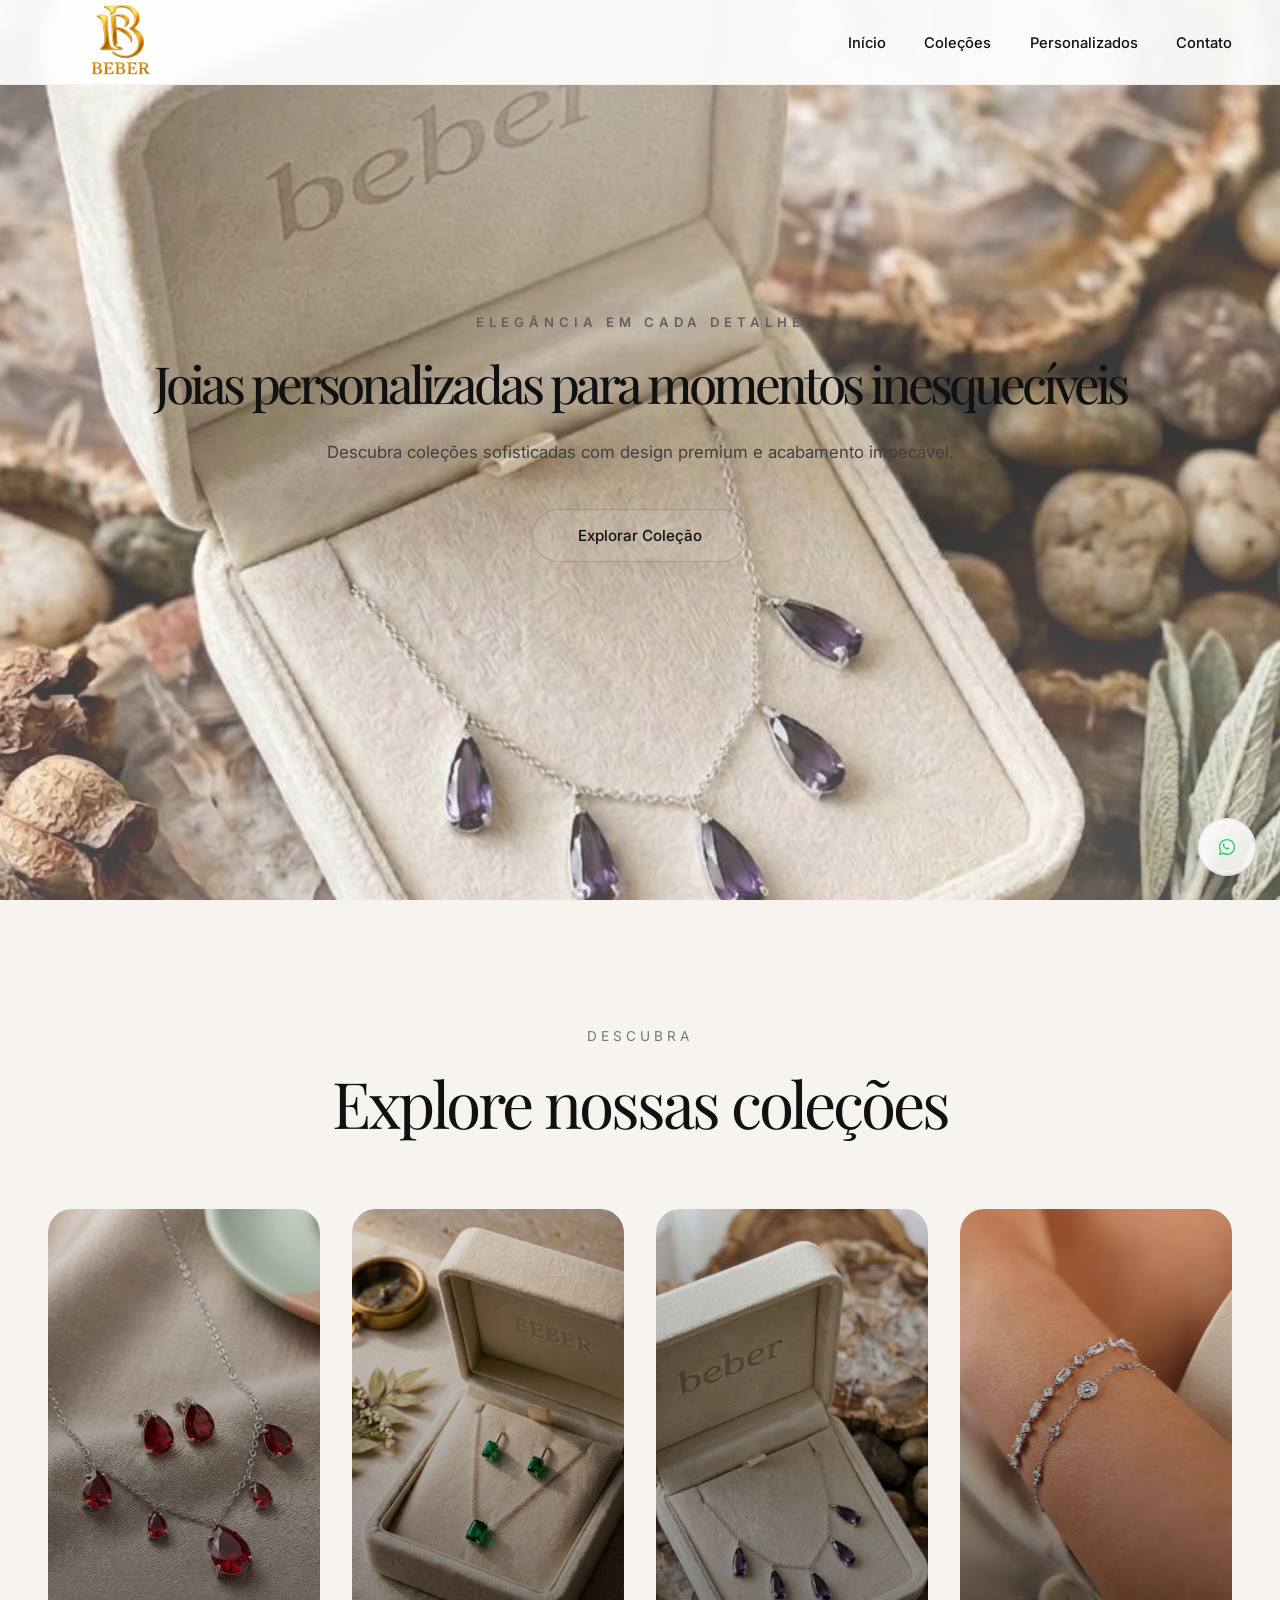
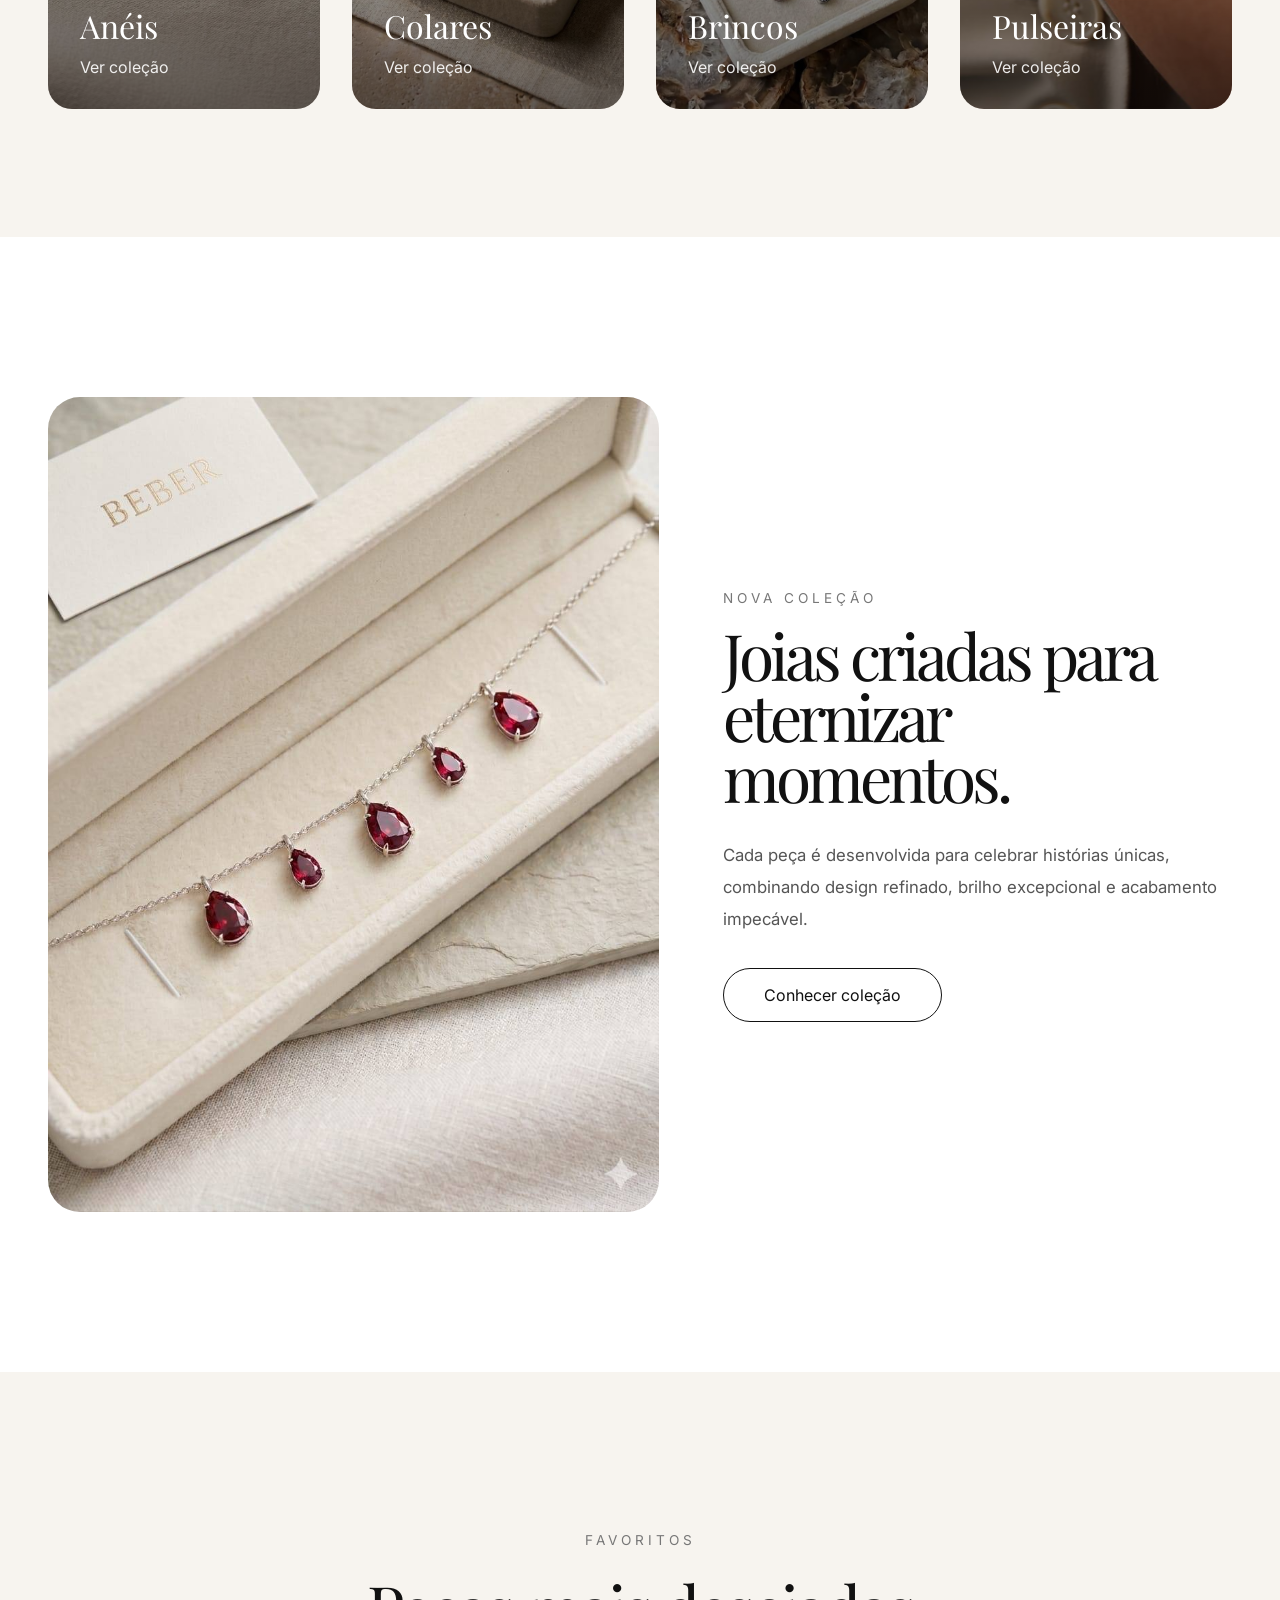
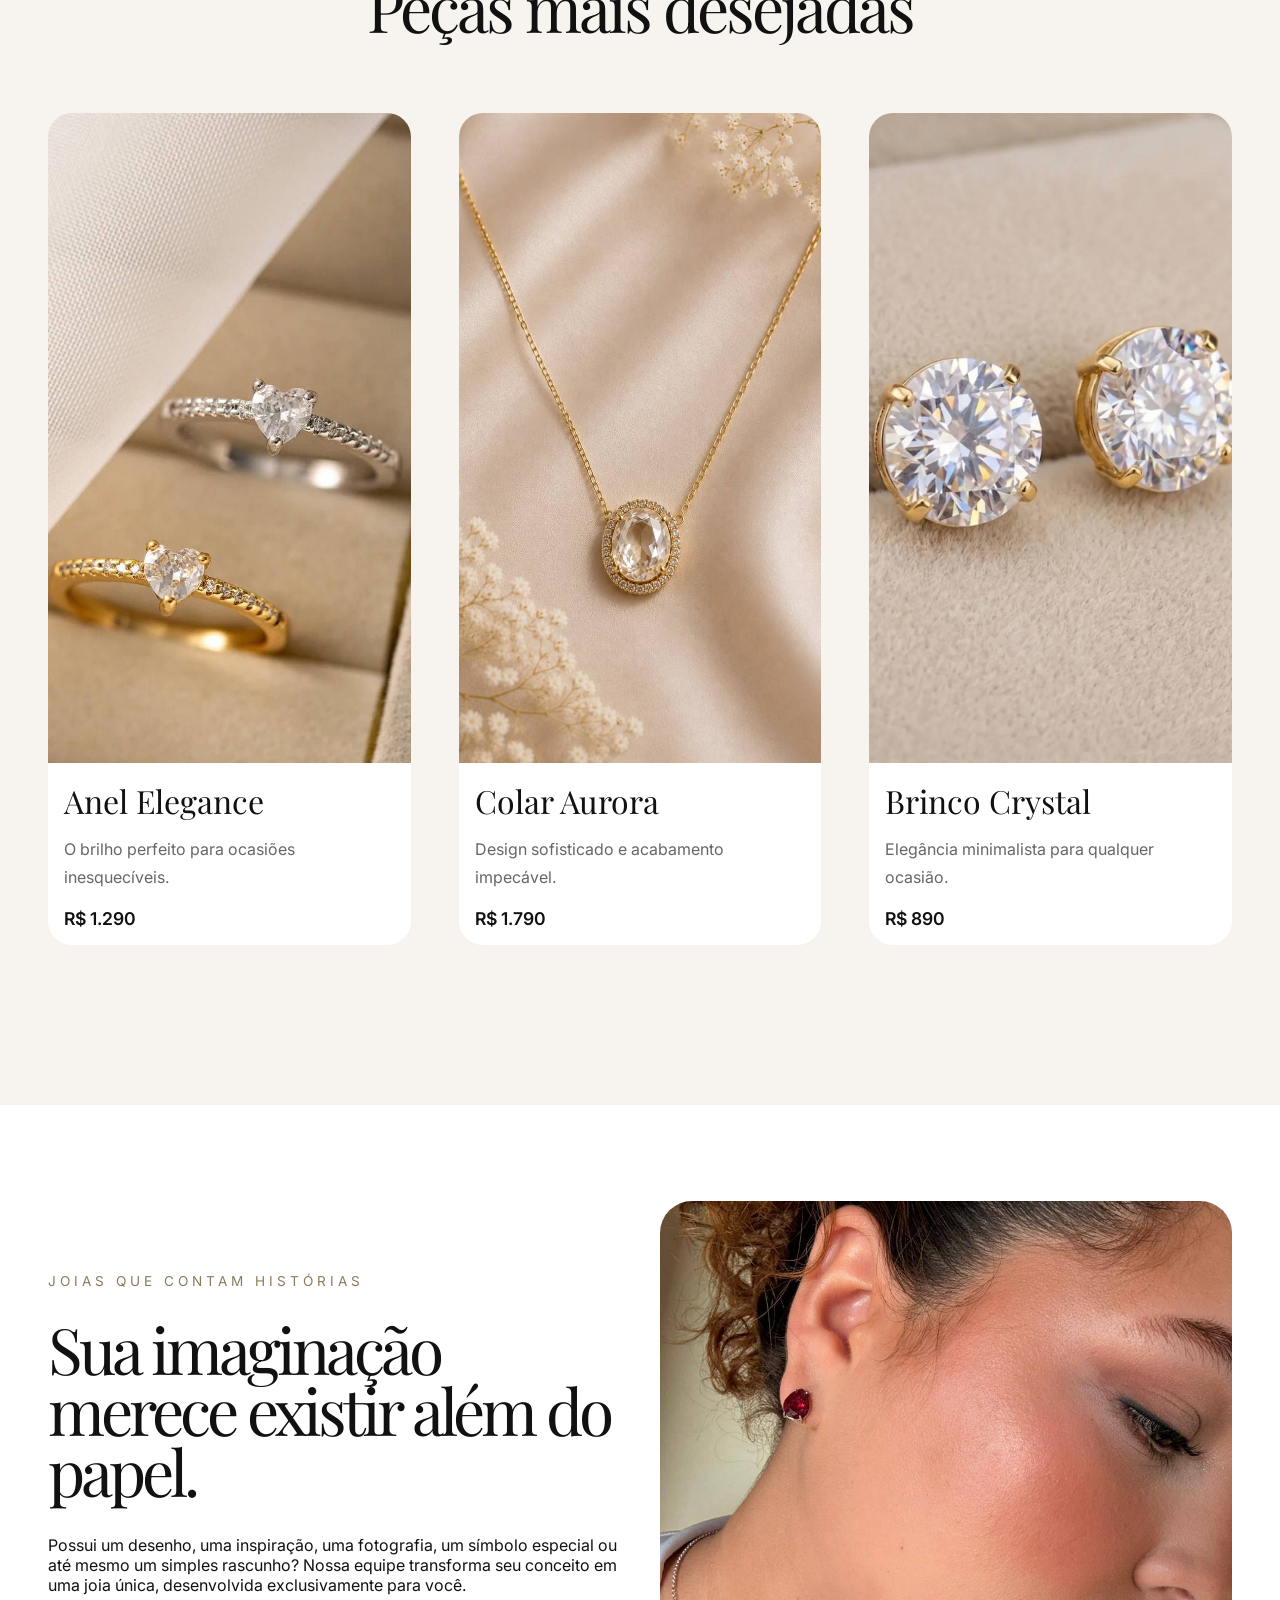
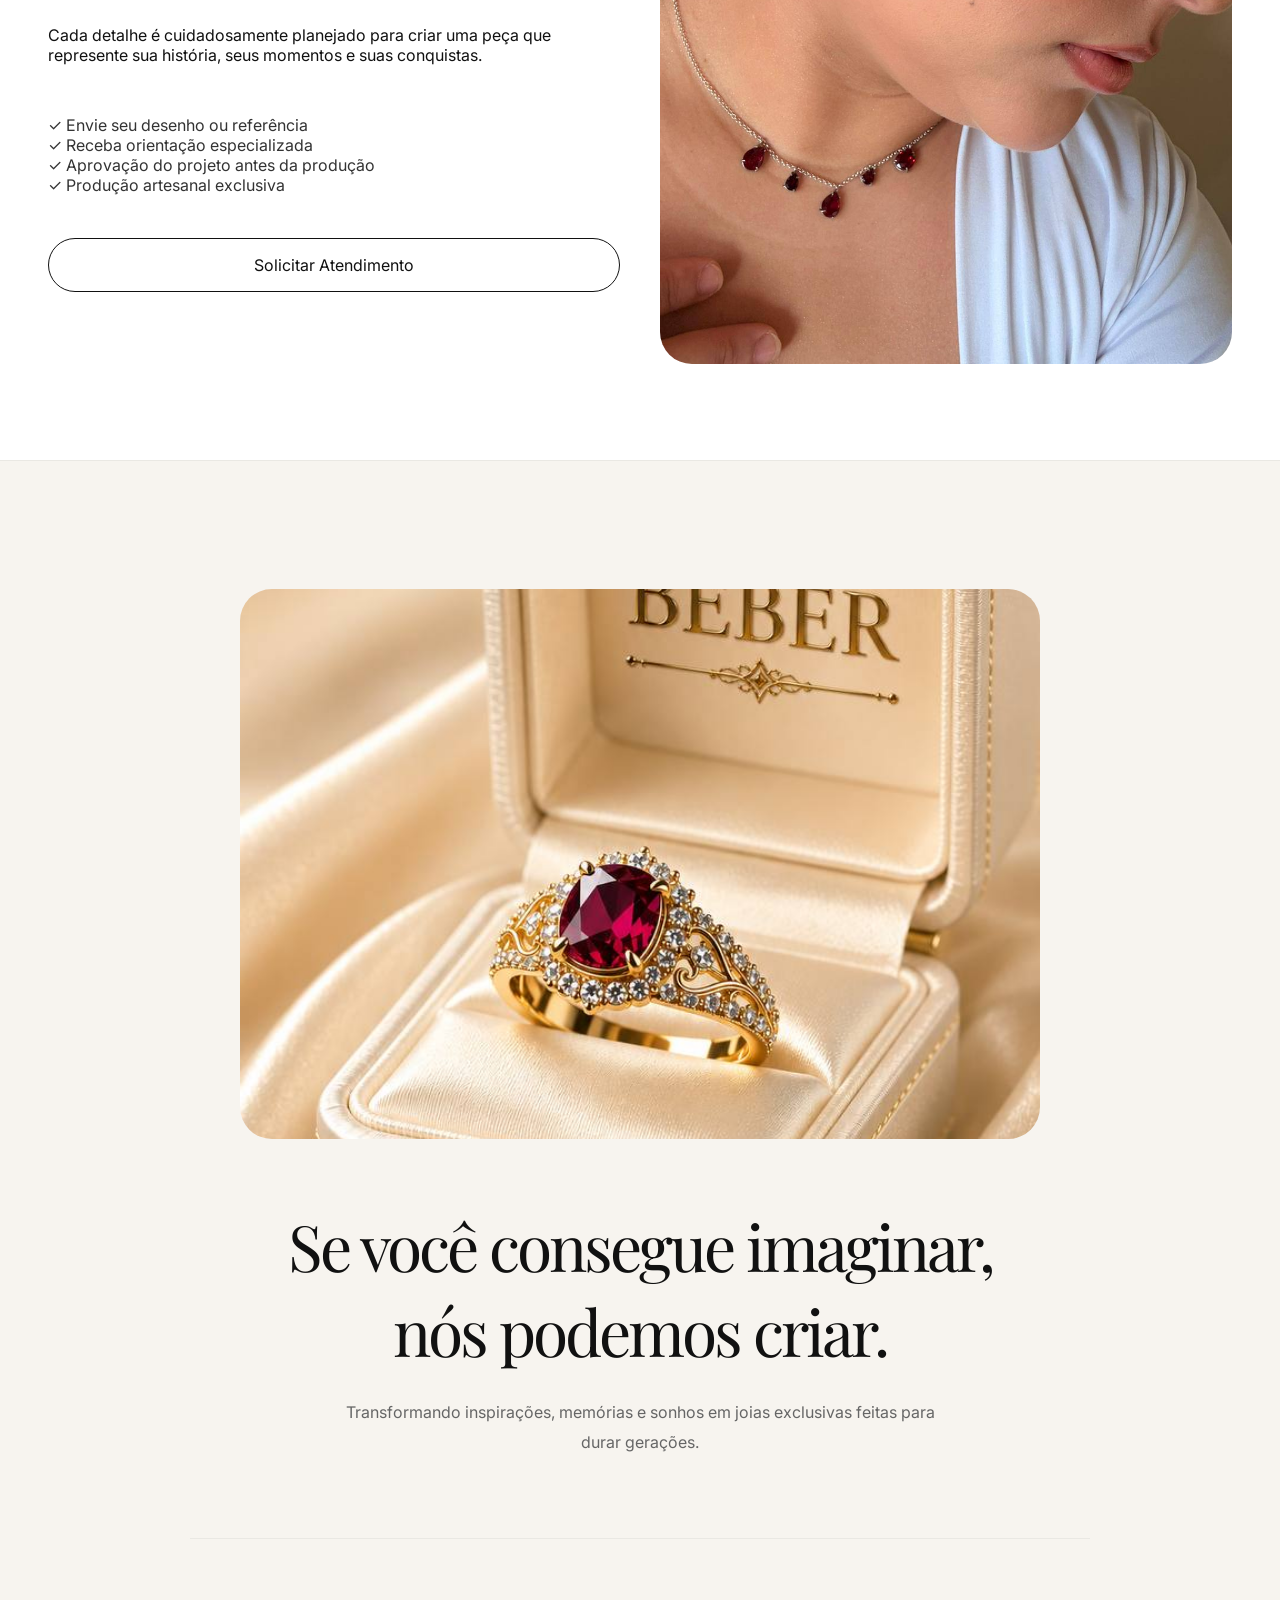
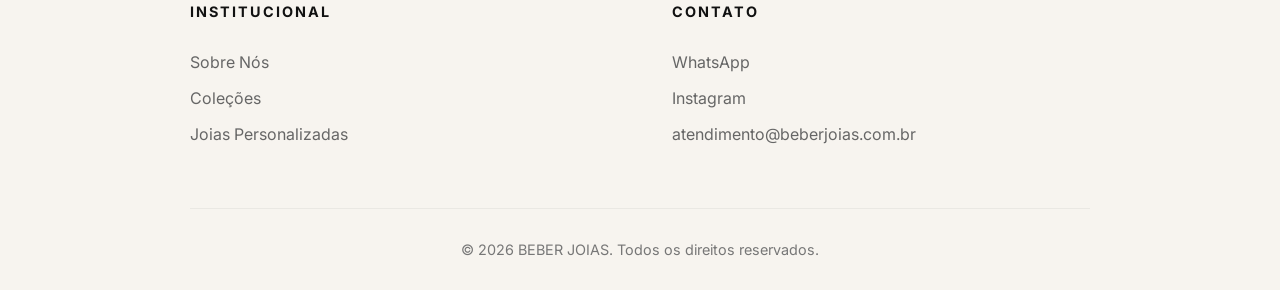
<file: index.html>
<!DOCTYPE html>
<html lang="pt-BR">
<head>
    <meta charset="UTF-8">
    <meta name="viewport" content="width=device-width, initial-scale=1.0">

    <title>BEBER JOIAS | Joias exclusivas e personalizadas</title>
    <link rel="stylesheet" href="./css/style.css">
    <link rel="preconnect" href="https://fonts.googleapis.com">

    <link rel="preconnect" href="https://fonts.gstatic.com" crossorigin>

    <link href="https://fonts.googleapis.com/css2?family=Inter:wght@300;400;500;600&family=Playfair+Display:wght@400;500;600;700&display=swap" rel="stylesheet">
</head>
<body>

<header class="header">

    <div class="container">

        <div class="header__content">
            

            <a href="#" class="logo">

                <img 
                    src="./assets/images/newlogo.png" 
                    alt="Logo BEBER JOIAS"
                    class="logo__image"
                >

            </a>

            <nav class="nav">

                <ul class="nav__list">

                    <li class="nav__item">
                        <a href="#" class="nav__link">Início</a>
                    </li>

                    <li class="nav__item">
                        <a href="#" class="nav__link">Coleções</a>
                    </li>

                    <li class="nav__item">
                        <a href="#" class="nav__link">Personalizados</a>
                    </li>

                    <li class="nav__item">
                        <a href="#" class="nav__link">Contato</a>
                    </li>

                </ul>

            </nav>
<button class="menu-toggle">

    <span></span>
    <span></span>
    <span></span>

</button>
        </div>

    </div>

</header>

    <main>

<section class="hero">

    <div class="hero__overlay"></div>

    <div class="container">

        <div class="hero__content">

            <span class="hero__subtitle">
                Elegância em cada detalhe
            </span>

            <h1 class="hero__title">
                Joias personalizadas para momentos inesquecíveis
            </h1>

            <p class="hero__description">
                Descubra coleções sofisticadas com design premium e acabamento impecável.
            </p>

            <a href="#categories" class="hero__button">
                Explorar Coleção
            </a>

        </div>

    </div>

</section>
<section class="categories" id="categories">

    <div class="container">

        <div class="section-heading">

            <span class="section-subtitle">
                Descubra
            </span>

            <h2 class="section-title">
                Explore nossas coleções
            </h2>

        </div>

        <div class="categories-grid">

            <a href="aneis.html" class="category-card">

                <img
                    src="./assets/images/f3.jpg"
                    alt="Anéis"
                >

                <div class="category-content">

                    <h3>Anéis</h3>

                    <span>Ver coleção</span>

                </div>

            </a>

            <a href="colares.html" class="category-card">

                <img
                    src="./assets/images/f1.jpg"
                    alt="Colares"
                >

                <div class="category-content">

                    <h3>Colares</h3>

                    <span>Ver coleção</span>

                </div>

            </a>

            <a href="brincos.html" class="category-card">

                <img
                    src="./assets/images/f4.jpg"
                    alt="Brincos"
                >

                <div class="category-content">

                    <h3>Brincos</h3>

                    <span>Ver coleção</span>

                </div>

            </a>

            <a href="pulseiras.html" class="category-card">

                <img
                    src="./assets/images/puls.jpg"
                    alt="Pulseiras"
                >

                <div class="category-content">

                    <h3>Pulseiras</h3>

                    <span>Ver coleção</span>

                </div>

            </a>

        </div>

    </div>

</section>
<section class="featured-collection">

    <div class="container">

        <div class="featured-grid">

            <div class="featured-image">

                <img
                    src="./assets/images/f6.jpg"
                    alt="Coleção Aurora"
                >

            </div>

            <div class="featured-content">

                <span class="featured-tag">
                    Nova Coleção
                </span>

                <h2 class="featured-title">
                    Joias criadas para eternizar momentos.
                </h2>

                <p class="featured-description">

                    Cada peça é desenvolvida para celebrar histórias únicas,
                    combinando design refinado, brilho excepcional e
                    acabamento impecável.

                </p>

                <a href="#" class="featured-button">

                    Conhecer coleção

                </a>

            </div>

        </div>

    </div>

</section>
<section class="luxury-products">

    <div class="container">

        <div class="section-heading">

            <span class="section-subtitle">
                Favoritos
            </span>

            <h2 class="section-title">
                Peças mais desejadas
            </h2>

        </div>

        <div class="products-grid">

            <article class="product-card">

                <div class="product-image">

                    <img
                        src="./assets/images/anel.jpg"
                        alt="Anel Elegance"
                    >

                </div>

                <div class="product-info">

                    <h3>Anel Elegance</h3>

                    <p>O brilho perfeito para ocasiões inesquecíveis.</p>

                    <span>R$ 1.290</span>

                </div>

            </article>

            <article class="product-card">

                <div class="product-image">

                    <img
                        src="./assets/images/colar.jpg"
                        alt="Colar Aurora"
                    >

                </div>

                <div class="product-info">

                    <h3>Colar Aurora</h3>

                    <p>Design sofisticado e acabamento impecável.</p>

                    <span>R$ 1.790</span>

                </div>

            </article>

            <article class="product-card">

                <div class="product-image">

                    <img
                        src="./assets/images/brinco.jpg"
                        alt="Brinco Crystal"
                    >

                </div>

                <div class="product-info">

                    <h3>Brinco Crystal</h3>

                    <p>Elegância minimalista para qualquer ocasião.</p>

                    <span>R$ 890</span>

                </div>

            </article>

        </div>

    </div>

</section>
<section class="custom-jewelry">

    <div class="container">

        <div class="custom-grid">

            <div class="custom-content">

                <span class="custom-tag">
                    Joias que contam histórias
                </span>

                <h2 class="custom-title">

                    Sua imaginação merece existir além do papel.

                </h2>

                <p class="custom-description">

                    Possui um desenho, uma inspiração, uma fotografia,
                    um símbolo especial ou até mesmo um simples rascunho?

                    Nossa equipe transforma seu conceito em uma joia única,
                    desenvolvida exclusivamente para você.

                </p>

                <p class="custom-description">

                    Cada detalhe é cuidadosamente planejado para criar
                    uma peça que represente sua história, seus momentos
                    e suas conquistas.

                </p>

                <ul class="custom-list">

                    <li>✓ Envie seu desenho ou referência</li>

                    <li>✓ Receba orientação especializada</li>

                    <li>✓ Aprovação do projeto antes da produção</li>

                    <li>✓ Produção artesanal exclusiva</li>

                </ul>

                <a href="#" class="custom-button">

                    Solicitar Atendimento

                </a>

            </div>

            <div class="custom-image">

                <img
                    src="./assets/images/f7.jpg"
                    alt="Joia personalizada Beber Joias"
                >

            </div>

        </div>

    </div>

</section>

    </main>

 <footer class="footer">

    <div class="container">

        <div class="footer-top">

            <img
                src="./assets/images/f10.jpg"
                alt="Beber Joias"
                class="footer-logo"
            >

            <h2 class="footer-title">

                Se você consegue imaginar, nós podemos criar.

            </h2>

            <p class="footer-description">

                Transformando inspirações, memórias e sonhos
                em joias exclusivas feitas para durar gerações.

            </p>

        </div>

        <div class="footer-content">

            <div class="footer-column">

                <h3>Institucional</h3>

                <a href="#">Sobre Nós</a>
                <a href="#">Coleções</a>
                <a href="#">Joias Personalizadas</a>

            </div>

            <div class="footer-column">

                <h3>Contato</h3>

                <a href="#">
                    WhatsApp
                </a>

                <a href="#">
                    Instagram
                </a>

                <a href="#">
                    atendimento@beberjoias.com.br
                </a>

            </div>

        </div>

        <div class="footer-bottom">

            <span>
                © 2026 BEBER JOIAS. Todos os direitos reservados.
            </span>

        </div>

    </div>

</footer>

    <script src="./js/main.js"></script>
<a
    href="https://wa.me/5511999999999"
    class="whatsapp-floating"
    target="_blank"
    aria-label="WhatsApp"
>

    <svg
        xmlns="http://www.w3.org/2000/svg"
        viewBox="0 0 32 32"
        class="whatsapp-icon"
    >
        <path d="M19.11 17.41c-.27-.14-1.58-.78-1.82-.87-.24-.09-.41-.14-.59.14-.17.27-.68.87-.83 1.05-.15.18-.3.2-.56.07-.27-.14-1.12-.41-2.14-1.3-.79-.7-1.33-1.56-1.48-1.83-.15-.27-.02-.42.11-.55.12-.12.27-.3.41-.45.14-.15.18-.27.27-.45.09-.18.05-.34-.02-.48-.07-.14-.59-1.42-.81-1.95-.21-.5-.42-.43-.59-.44h-.5c-.18 0-.45.07-.68.32-.24.25-.91.89-.91 2.17s.93 2.52 1.06 2.7c.14.18 1.83 2.8 4.44 3.92.62.27 1.11.43 1.49.55.63.2 1.2.17 1.65.1.5-.07 1.58-.65 1.8-1.28.22-.63.22-1.17.15-1.28-.06-.11-.23-.18-.5-.32z"/>
        <path d="M16.02 3C8.84 3 3 8.74 3 15.83c0 2.28.61 4.5 1.77 6.46L3 29l6.95-1.81a13.1 13.1 0 0 0 6.07 1.53h.01c7.18 0 13.02-5.74 13.02-12.83C29.05 8.74 23.2 3 16.02 3zm0 23.48h-.01a10.9 10.9 0 0 1-5.55-1.51l-.4-.24-4.12 1.07 1.1-4-.26-.41a10.55 10.55 0 0 1-1.64-5.56c0-5.85 4.87-10.61 10.87-10.61 5.99 0 10.86 4.76 10.86 10.61 0 5.86-4.87 10.65-10.85 10.65z"/>
    </svg>

</a>
</body>
</html>
</file>
<file: css/style.css>
/* =========================================================
   RESET
========================================================= */

*{
    margin: 0;
    padding: 0;
    box-sizing: border-box;
}

html{
    scroll-behavior: smooth;
}

body{
    font-family: 'Inter', sans-serif;

    background: #f7f4ef;

    color: #111111;

    overflow-x: hidden;
}

/* =========================================================
   VARIABLES
========================================================= */

:root{

    --color-background: #f7f4ef;

    --color-white: #ffffff;
    --color-black: #111111;

    --color-text: #111111;

    --color-text-soft: #5f5f63;

    --color-border:
        rgba(0,0,0,0.06);

    --transition:
        all .35s cubic-bezier(.4,0,.2,1);

    --container:
        1440px;
}

/* =========================================================
   GLOBAL
========================================================= */

.container{

    width: 100%;

    max-width: var(--container);

    margin: 0 auto;

    padding: 0 1.5rem;
}

a{
    text-decoration: none;
    color: inherit;
}

img{
    display: block;
    width: 100%;
}

ul{
    list-style: none;
}

/* =========================================================
   HEADER
========================================================= */

.header{

    width: 100%;

    position: fixed;

    top: 0;
    left: 0;

    z-index: 999;

    background:
        rgba(247,244,239,0.78);

    backdrop-filter: blur(8px);
    -webkit-backdrop-filter: blur(8px);

    border-bottom:
        1px solid rgba(0,0,0,0.03);
}

.header__content{

    height: 84px;

    display: flex;
    align-items: center;
    justify-content: space-between;
}

/* =========================================================
   LOGO
========================================================= */

.logo{

    width: 145px;

    position: relative;
    z-index: 1001;
}

.logo__image{

    width: 100%;
    object-fit: contain;
}

/* =========================================================
   MENU TOGGLE
========================================================= */

.menu-toggle{

    width: 48px;
    height: 48px;

    border: none;
    background: transparent;

    display: flex;
    flex-direction: column;
    justify-content: center;

    gap: 6px;

    cursor: pointer;

    position: relative;
    z-index: 1001;
}

.menu-toggle span{

    width: 24px;
    height: 1.5px;

    background: #111111;

    border-radius: 50px;

    transition: var(--transition);
}

/* =========================================================
   MENU ACTIVE
========================================================= */

.menu-toggle.active span:nth-child(1){

    transform:
        rotate(45deg)
        translateY(10px);
}

.menu-toggle.active span:nth-child(2){
    opacity: 0;
}

.menu-toggle.active span:nth-child(3){

    transform:
        rotate(-45deg)
        translateY(-10px);
}

/* =========================================================
   NAV MOBILE
========================================================= */

.nav{

    position: fixed;

    top: 0;
    right: -100%;

    width: 100%;
    height: 100vh;

    background:
        rgba(247,244,239,0.97);

    backdrop-filter: blur(18px);

    display: flex;
    align-items: center;
    justify-content: center;

    transition: .45s ease;
}

.nav.active{
    right: 0;
}

.nav__list{

    display: flex;
    flex-direction: column;

    align-items: center;

    gap: 2.6rem;
}

.nav__link{

    font-size: 2rem;

    font-weight: 400;

    letter-spacing: -1px;

    color: #111111;

    position: relative;

    transition: var(--transition);
}

.nav__link::after{

    content: '';

    position: absolute;

    left: 0;
    bottom: -6px;

    width: 0%;
    height: 1px;

    background: #111111;

    transition: var(--transition);
}

.nav__link:hover::after{
    width: 100%;
}

/* =========================================================
   HERO
========================================================= */

.hero{

    min-height: 100vh;

    position: relative;

    display: flex;
    align-items: center;
    justify-content: center;

    overflow: hidden;

    text-align: center;
    padding: 30px;
}

/* =========================================================
   BACKGROUND IMAGE
========================================================= */

.hero::before{

    content: '';

    position: absolute;
    inset: 0;

    background:
        url('../assets/images/f4.jpg')
        center center / cover no-repeat;

    z-index: -4;

    transform: scale(1.03);

    /*
        O segredo da Swarovski:
        NÃO exagerar no blur
    */

    filter:
        brightness(0.96)
        contrast(1.12)
        saturate(1.04);

    opacity: .88;

    animation:
        heroZoom 6s cubic-bezier(.4,0,.2,1)
        infinite alternate;
}

/* =========================================================
   OVERLAY
========================================================= */

.hero::after{

    content: '';

    position: absolute;
    inset: 0;

    background:
        linear-gradient(
            to bottom,
            rgba(247,244,239,0.22),
            rgba(247,244,239,0.10),
            rgba(247,244,239,0.18)
        );

    z-index: -3;
}

/* =========================================================
   SOFT LIGHT
========================================================= */

.hero__overlay{

    position: absolute;
    inset: 0;

    background:
        radial-gradient(
            circle at top,
            rgba(255,255,255,0.28),
            transparent 42%
        ),

        radial-gradient(
            circle at bottom right,
            rgba(255,255,255,0.08),
            transparent 35%
        );

    z-index: -2;
}

/* =========================================================
   HERO CONTENT
========================================================= */

.hero__content{

    width: 100%;

    max-width: 1100px;

    margin: 0 auto;

    padding-top: 120px;
    padding-bottom: 4rem;

    display: flex;
    flex-direction: column;
    align-items: center;

    gap: 2rem;

    /*
        Floating editorial effect
    */

    transform:
        translateY(-40px);
}

/* =========================================================
   SUBTITLE
========================================================= */

.hero__subtitle{

    font-size: .82rem;

    font-weight: 600;

    text-transform: uppercase;

    letter-spacing: 5px;

    color: #5f5f63;
}

/* =========================================================
   TITLE
========================================================= */

.hero__title{

    font-family: 'Playfair Display', serif;

    font-size:
        clamp(3rem, 4vw, 10rem);

    line-height: .85;

    font-weight: 450;

    letter-spacing: -4px;

    color: #111111;

    max-width: 1000px;

    text-shadow:
        0 4px 18px rgba(255,255,255,0.18);
}

/* =========================================================
   DESCRIPTION
========================================================= */

.hero__description{

    font-size: 1.05rem;

    line-height: 1.9;

    color: #3f3f42;

    max-width: 720px;
    
}

/* =========================================================
   BUTTON
========================================================= */

.hero__button{

    width: fit-content;

    margin-top: .5rem;

    padding:
        1rem 2.8rem;

    border:
        1px solid rgba(17,17,17,0.18);

    border-radius: 999px;

    background:
        rgba(255,255,255,0.08);

    color: #111111;

    font-size: .95rem;
    font-weight: 500;

    transition: var(--transition);
}

.hero__button:hover{

    background: #111111;

    color: #ffffff;

    transform:
        translateY(-2px);
}

/* =========================================================
   ANIMATION
========================================================= */

@keyframes heroZoom{

    0%{

        transform:
            scale(1.04)
            translateX(0px)
            translateY(0px);
    }

    100%{

        transform:
            scale(1.10)
            translateX(-8px)
            translateY(-4px);
    }
}

/* =========================================================
   DESKTOP
========================================================= */

@media (min-width: 1024px){

    .container{
        padding: 0 3rem;
    }

    .menu-toggle{
        display: none;
    }

    .nav{

        position: static;

        width: auto;
        height: auto;

        background: transparent;

        backdrop-filter: none;
    }

    .nav__list{

        flex-direction: row;

        gap: 2.4rem;
    }

    .nav__link{

        font-size: .92rem;

        font-weight: 500;

        letter-spacing: 0;
    }
}

/* =========================================================
   LARGE DESKTOP
========================================================= */

@media (min-width: 1440px){

    .hero__content{
        max-width: 1200px;
    }

    .hero__title{
        font-size: 9rem;
    }
}

/* ==================================================
   CATEGORIES
================================================== */

.categories{

    padding: 8rem 0;

    background: #f7f4ef;
}

.section-heading{

    text-align: center;

    margin-bottom: 4rem;
}

.section-subtitle{

    display: block;

    margin-bottom: 1rem;

    font-size: .85rem;

    text-transform: uppercase;

    letter-spacing: 4px;

    color: #777;
}

.section-title{

    font-family: 'Playfair Display', serif;

    font-size: clamp(2.5rem,5vw,4.5rem);

    font-weight: 400;

    letter-spacing: -3px;
}

.categories-grid{

    display: grid;

    gap: 2rem;
}

.category-card{

    position: relative;

    overflow: hidden;

    border-radius: 24px;

    min-height: 500px;

    display: flex;
    align-items: flex-end;

    background: #fff;

    transition: .5s ease;
}

.category-card img{

    position: absolute;

    inset: 0;

    width: 100%;
    height: 100%;

    object-fit: cover;

    transition: .8s ease;
}

.category-card::before{

    content: '';

    position: absolute;

    inset: 0;

    background:

    linear-gradient(
        to top,
        rgba(0,0,0,.55),
        rgba(0,0,0,.08)
    );

    z-index: 1;
}

.category-content{

    position: relative;

    z-index: 2;

    padding: 2rem;

    color: white;
}

.category-content h3{

    font-family: 'Playfair Display', serif;

    font-size: 2rem;

    font-weight: 400;

    margin-bottom: .6rem;
}

.category-content span{

    opacity: .9;
}

.category-card:hover img{

    transform:
        scale(1.08);
}

@media(min-width:1024px){

    .categories-grid{

        grid-template-columns:
            repeat(4,1fr);
    }
}
/* ==================================================
   FEATURED COLLECTION
================================================== */

.featured-collection{

    padding: 10rem 0;

    background: #ffffff;
}

.featured-grid{

    display: grid;

    gap: 4rem;

    align-items: center;
}

.featured-image{

    overflow: hidden;

    border-radius: 32px;
}

.featured-image img{

    width: 100%;
    height: 100%;

    object-fit: cover;

    transition: .8s ease;
}

.featured-image:hover img{

    transform: scale(1.05);
}

.featured-content{

    max-width: 550px;
}

.featured-tag{

    display: inline-block;

    margin-bottom: 1.2rem;

    font-size: .85rem;

    text-transform: uppercase;

    letter-spacing: 4px;

    color: #777;
}

.featured-title{

    font-family: 'Playfair Display', serif;

    font-size: clamp(3rem,5vw,5.5rem);

    line-height: .95;

    font-weight: 400;

    letter-spacing: -4px;

    margin-bottom: 2rem;
}

.featured-description{

    font-size: 1.05rem;

    line-height: 1.9;

    color: #555;

    margin-bottom: 2rem;
}

.featured-button{

    display: inline-flex;

    align-items: center;

    justify-content: center;

    padding: 1rem 2.5rem;

    border: 1px solid #111;

    border-radius: 999px;

    transition: .35s ease;
}

.featured-button:hover{

    background: #111;

    color: white;
}

@media(min-width:1024px){

    .featured-grid{

        grid-template-columns:
            1.2fr
            1fr;
    }
}
/* ==================================================
   LUXURY PRODUCTS
================================================== */

.luxury-products{

    padding: 10rem 0;

    background: #f7f4ef;
}

.products-grid{

    display: grid;

    gap: 3rem;
}

.product-card{

    background: #ffffff;

    overflow: hidden;

    border-radius: 24px;

    transition: .5s ease;
}

.product-image{

    overflow: hidden;
}

.product-image img{

    width: 100%;

    height: 650px;

    object-fit: cover;

    transition: .8s ease;
}

.product-card:hover img{

    transform: scale(1.08);
}

.product-info{

    padding: 1rem;
}

.product-info h3{

    font-family: 'Playfair Display', serif;

    font-size: 2rem;

    font-weight: 400;

    margin-bottom: .8rem;
}

.product-info p{

    color: #666;

    line-height: 1.8;

    margin-bottom: 1rem;
}

.product-info span{

    font-size: 1.1rem;

    font-weight: 600;
}

@media(min-width:1024px){

    .products-grid{

        grid-template-columns:
            repeat(3,1fr);
    }
}

/* ==================================================
   CUSTOM JEWELRY
================================================== */

.custom-jewelry{

    padding: 6rem 0;

    background: #ffffff;
}

.custom-grid{

    display: grid;

    gap: 2.5rem;

    align-items: center;
}

.custom-tag{

    display: inline-block;

    margin-bottom: 1rem;

    font-size: .85rem;

    text-transform: uppercase;

    letter-spacing: 4px;

    color: #8d7a5d;
}

.custom-title{

    font-family: 'Playfair Display', serif;

    font-size: clamp(3rem,5vw,5.5rem);

    line-height: .95;

    letter-spacing: -4px;

    font-weight: 400;

    margin-bottom: 1.2rem;

    max-width: 700px;
}

.custom-description{

    margin-bottom: 1rem;
}

.custom-list{

    margin-top: 1.2rem;
    margin-bottom: 1.8rem;

    gap: .75rem;
}

.custom-list li{

    color: #333;

    font-size: 1rem;
}

.custom-button{

    display: inline-flex;

    align-items: center;
    justify-content: center;

    padding: 1rem 2.8rem;

    border-radius: 999px;

    border: 1px solid #111;

    transition: .35s ease;
}

.custom-button:hover{

    background: #111;

    color: white;
}

.custom-image{

    overflow: hidden;

    border-radius: 32px;
}

.custom-image img{

    width: 100%;
    height: 100%;

    object-fit: cover;

    transition: .8s ease;
}

.custom-content{

    max-width: 580px;

    display: flex;
    flex-direction: column;

    gap: .9rem;
}
.custom-image:hover img{

    transform: scale(1.05);
}

@media(min-width:1024px){

    .custom-grid{

        grid-template-columns:
            1fr
            1fr;
    }
}

/* ==================================================
   FOOTER
================================================== */

.footer{

    background: #f7f4ef;

    padding-top: 8rem;

    border-top:
        1px solid rgba(0,0,0,0.05);
}

/* ==================================================
   TOP
================================================== */

.footer-top{

    text-align: center;

    max-width: 800px;

    margin: 0 auto;

    padding-bottom: 5rem;
}

.footer-logo{

    width: 100%;

    max-width: 1400px;

    height: clamp(
        250px,
        45vw,
        550px
    );

    object-fit: cover;

    object-position: center;

    border-radius: 32px;

    margin: 0 auto 4rem;

    display: block;
}

.footer-title{

    font-family: 'Playfair Display', serif;

    font-size: clamp(2.5rem,5vw,4rem);

    font-weight: 400;

    letter-spacing: -3px;

    margin-bottom: 1.5rem;
}

.footer-description{

    color: #666;

    line-height: 1.9;

    max-width: 600px;

    margin: 0 auto;
}

/* ==================================================
   CONTENT
================================================== */

.footer-content{

    display: grid;

    gap: 4rem;

    padding: 4rem 0;

    border-top:
        1px solid rgba(0,0,0,0.05);

    border-bottom:
        1px solid rgba(0,0,0,0.05);
}

.footer-column{

    display: flex;

    flex-direction: column;

    gap: 1rem;
}

.footer-column h3{

    font-size: .9rem;

    text-transform: uppercase;

    letter-spacing: 2px;

    margin-bottom: 1rem;
}

.footer-column a{

    color: #666;

    transition: .3s ease;
}

.footer-column a:hover{

    color: #111;
}

/* ==================================================
   BOTTOM
================================================== */

.footer-bottom{

    text-align: center;

    padding: 2rem 0;

    color: #777;

    font-size: .9rem;
}

/* ==================================================
   DESKTOP
================================================== */

@media(min-width:1024px){

    .footer-content{

        grid-template-columns:
            repeat(2,1fr);

        max-width: 900px;

        margin: 0 auto;
    }
}

/* ==================================================
   WHATSAPP PREMIUM
================================================== */

.whatsapp-floating{

    position: fixed;

    right: 24px;
    bottom: 24px;

    width: 54px;
    height: 54px;

    border-radius: 50%;

    display: flex;
    align-items: center;
    justify-content: center;

    color: #111111;

    background:
        rgba(255,255,255,0.78);

    backdrop-filter: blur(12px);
    -webkit-backdrop-filter: blur(12px);

    border:
        1px solid rgba(0,0,0,0.08);

    box-shadow:
        0 8px 30px rgba(0,0,0,0.08);

    z-index: 9999;

    transition:
        all .35s cubic-bezier(.4,0,.2,1);
}

.whatsapp-floating:hover{

    transform:
        translateY(-4px);

    background:
        rgba(255,255,255,0.95);

    box-shadow:
        0 15px 40px rgba(0,0,0,0.12);
}

.whatsapp-floating svg{

    width: 20px;
    height: 20px;
}
/* ==========================================
   WHATSAPP FLOATING PREMIUM
========================================== */

.whatsapp-floating{

    position: fixed;

    right: 24px;
    bottom: 24px;

    width: 58px;
    height: 58px;

    border-radius: 50%;

    display: flex;
    align-items: center;
    justify-content: center;

    background: rgba(255,255,255,0.85);

    backdrop-filter: blur(12px);
    -webkit-backdrop-filter: blur(12px);

    border: 1px solid rgba(0,0,0,0.06);

    box-shadow:
        0 8px 25px rgba(0,0,0,0.08);

    transition:
        all .35s cubic-bezier(.4,0,.2,1);

    z-index: 9999;
}

.whatsapp-floating:hover{

    transform:
        translateY(-4px)
        scale(1.05);

    box-shadow:
        0 16px 40px rgba(0,0,0,0.12);

    background:
        rgba(255,255,255,0.95);
}

.whatsapp-icon{

    width: 26px;
    height: 26px;

    fill: #25D366;
}

@media (max-width: 768px){

    .whatsapp-floating{

        width: 54px;
        height: 54px;

        right: 18px;
        bottom: 18px;
    }

    .whatsapp-icon{

        width: 24px;
        height: 24px;
    }
}
.whatsapp-floating::before{

    content: '';

    position: absolute;

    inset: 3px;

    border-radius: 50%;

    border: 1px solid rgba(255,255,255,0.6);

    pointer-events: none;
}
</file>
